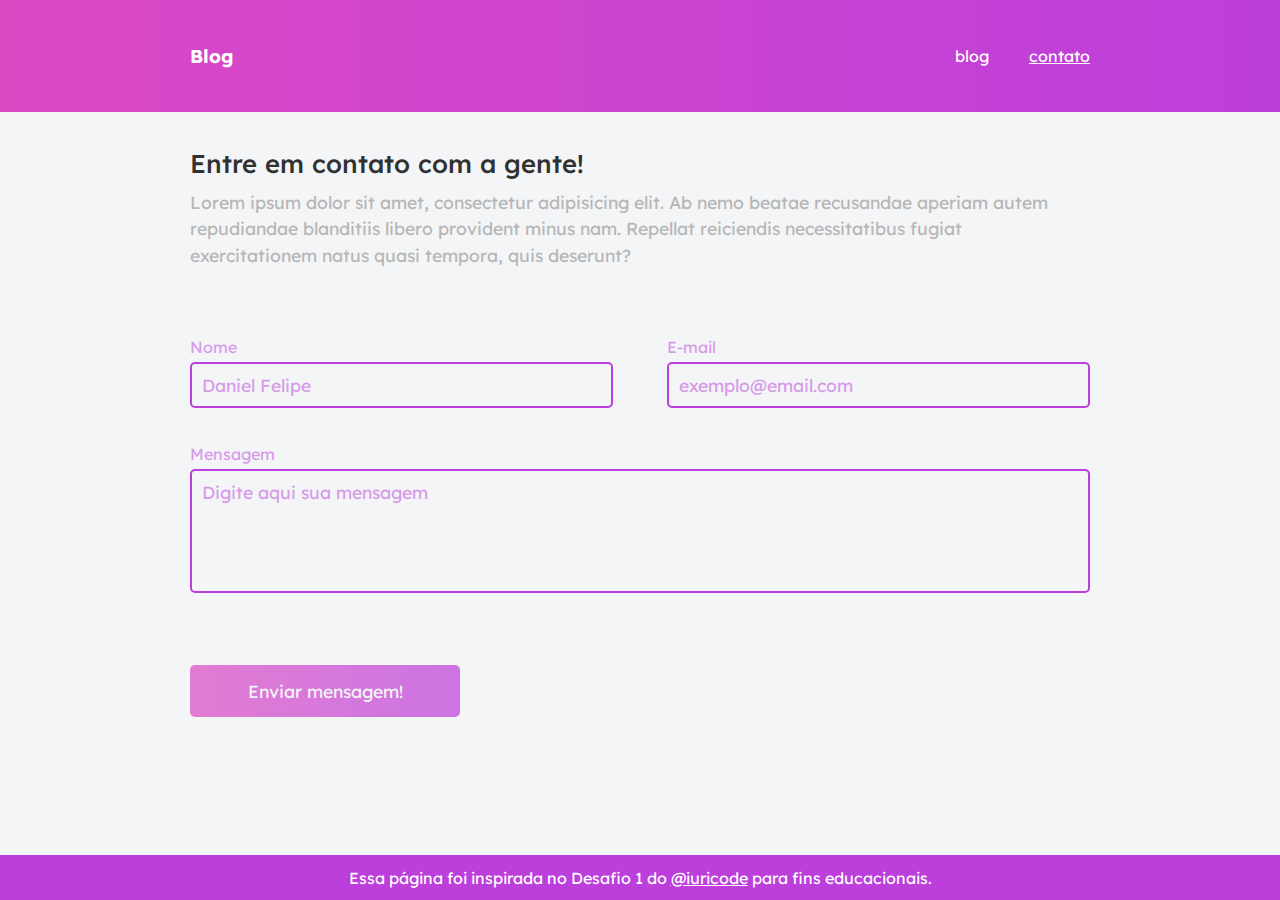
<file: Projeto 1 - Blog/contato.html>
<!DOCTYPE html>
<html lang="pt-br">
<head>
    <meta charset="UTF-8">
    <meta http-equiv="X-UA-Compatible" content="IE=edge">
    <meta name="viewport" content="width=device-width, initial-scale=1.0">

    <link rel="stylesheet" href="./css/style.css">
    <link rel="stylesheet" href="./css/contato.css">
    <title>Contato</title>
</head>
<body>
    <header>
        <nav class="box-grid">
            <h3>Blog</h3>
            <ul>
                <li><a href="./index.html">blog</a></li>
                <li class="ultimo-link-nav"><a class="link-ativo" href="#">contato</a></li>
            </ul>
        </nav>
    </header>
    <main class="box-grid">
        <section id="contato-section">
            <div>
                <h2 class="conteudo-titulo">Entre em contato com a gente!</h2>
                <p class="conteudo-paragrafo">Lorem ipsum dolor sit amet, consectetur adipisicing elit. Ab nemo beatae recusandae aperiam autem repudiandae blanditiis libero provident minus nam. Repellat reiciendis necessitatibus fugiat exercitationem natus quasi tempora, quis deserunt?</p>
            </div>
            <form id="form-contato">
                <div id="contato-inputs">
                    <div id="inputs-cima">
                        <div class="input-contato">
                            <label for="nome">Nome</label>
                            <input class="estilo-input" id="nome" type="text" placeholder="Daniel Felipe">
                        </div>
                        <div class="input-contato">
                            <label for="email">E-mail</label>
                            <input class="estilo-input" id="email" type="email" placeholder="exemplo@email.com">
                        </div>
                    </div>
                    <div id="textarea-contato">
                        <label for="mensagem">Mensagem</label>
                        <textarea class="estilo-input" id="mensagem" rows="1" maxlength="280" placeholder="Digite aqui sua mensagem"></textarea>
                    </div>
                </div>
                <button id="botao-contato" type="submit">Enviar mensagem!</button>
            </form>
        </section>
    </main>
    <footer>
        <p class="box-grid"> Essa página foi inspirada no Desafio 1 do <a class="link-ativo" href="https://github.com/iuricode" target="_blank">@iuricode</a>
            para fins educacionais.</p>
    </footer>
</body>
</html>
</file>
<file: Projeto 1 - Blog/css/style.css>
/* Importando a fonte do google fonts */
@import url('https://fonts.googleapis.com/css2?family=Lexend+Deca:wght@100;200;300;400;500;600;700;800;900&display=swap');
/* control + ; = comenta linha selecionada */
/* Reset do CSS padrão */
*{
    margin: 0;
    padding: 0;
}

body{
    font-family: 'Lexend Deca', sans-serif;
    background-color: #F3F5F7;
}

main{
    min-height: calc(100vh - 157px);
}

.conteudo-titulo{
    margin-bottom: 10px;
    font-size: 1.6em;
    color: #313131;
    font-weight: 500;
}

.conteudo-paragrafo{
    color: #B6B6B6;
    font-size: 1.1em;
    line-height: 1.5em;
    font-weight: 400;
}

ul{
    list-style-type: none;
    display: flex;
    justify-content: space-between;
    width: 15%;
}

/* Fazendo nosso "embrulho" a partir do grid no nosso layout */
.box-grid{
    width: 900px;
    /* margin: 0 auto => centraliza o conteúdo horizontalmente (eixo x) */
    /* margin-top: 0; margin-bottom: 0; margin-left: auto; margin-right: auto; */
    margin: 0 auto;
}

/* Estilização do menu */
nav{
    display: flex;
    width: 100%;
    height: 100%;
    justify-content: space-between;
    align-items: center;
    color: #ffffff;
}

header{
    width: 100%;
    height: 112px;
    background: linear-gradient(90deg, #DB49C4 0%, #BC3EDB 100%);
}

a{
    text-decoration: none;
    color: inherit;
}

.link-ativo{
    text-decoration: underline;
}
/* Fim estilização do menu */

/* Estilização rodapé */
footer{
    background-color: #BC3EDB;
    height: 45px;
    display: flex;
    justify-content: center;
    align-items: center;
    text-align: center;
    color: #ffffff;
}
/* Fim estilização rodapé */

/* Começo da responsividade */

/* QUANDO a tela tiver no máximo 900 pixels */
@media screen and (max-width: 900px){
    .box-grid{
        width: auto;
        margin: auto 20px;
    }
    ul{
        width: auto;
    }
    li:last-child{
        margin-left: 20px;
    }
    /* body{
        font-size: 10px;
    } */
}

/* QUANDO a tela tiver no máximo 650 pixels */
@media screen and (max-width: 650px){
    footer{
        height: 60px;
    }
}

/* QUANDO a tela tiver no máximo 450 pixels */
@media screen and (max-width: 450px){
    body{
        font-size: 12px;
    }
    header{
        height: 60px;
    }
    main{
        min-height: calc(100vh - 120px);
    }
}

/* QUANDO a tela tiver no máximo 320 pixels de largura e 568 pixels de altura */
@media screen and (max-width: 320px) and (max-height: 568px){
    body{
        font-size: 10px;
    }
}
</file>
<file: Projeto 1 - Blog/css/contato.css>
#contato-section{
    height: calc(100vh - 157px);
    display: flex;
    flex-direction: column;
    justify-content: space-around;
}

#inputs-cima{
    display: flex;
    justify-content: space-between;
}

.input-contato{
    display: flex;
    flex-direction: column;
    width: 47%;
}

.estilo-input{
    padding: 10px;
    border-radius: 5px;
    border-style: solid;
    border-color: #BC3FDB;
    background-color: #F3F5F7;
    border-width: 2px;
    font-size: 1.1em;
    font-family: 'Lexend Deca', sans-serif;
}

.estilo-input::placeholder{
    color: #D79AE9;
}

.estilo-input:focus{
    outline: none;
    border-color: #86249e;
}

#textarea-contato{
    display: flex;
    flex-direction: column;
    width: 100%;
    margin-top: 4%;
}

#mensagem{
    resize: none;
    height: 100px;
}

#form-contato{
    height: 65%;
    display: flex;
    flex-direction: column;
    /* justify-content: space-around; */
}

label{
    margin-bottom: 5px;
    color: #D79AE9;
}

#botao-contato{
    margin-top: 8%;
    width: 30%;
    padding: 15px;
    /* height: 10%; */
    font-size: 1.1em;
    font-family: 'Lexend Deca', sans-serif;

    border: none;
    border-radius: 5px;
    background: linear-gradient(90deg, #DB49C4 0%, #BC3EDB 100%);
    color: #F3F5F7;
    opacity: 0.7;
}

#botao-contato:hover{
    cursor: pointer;
    opacity: 1;
}
</file>
